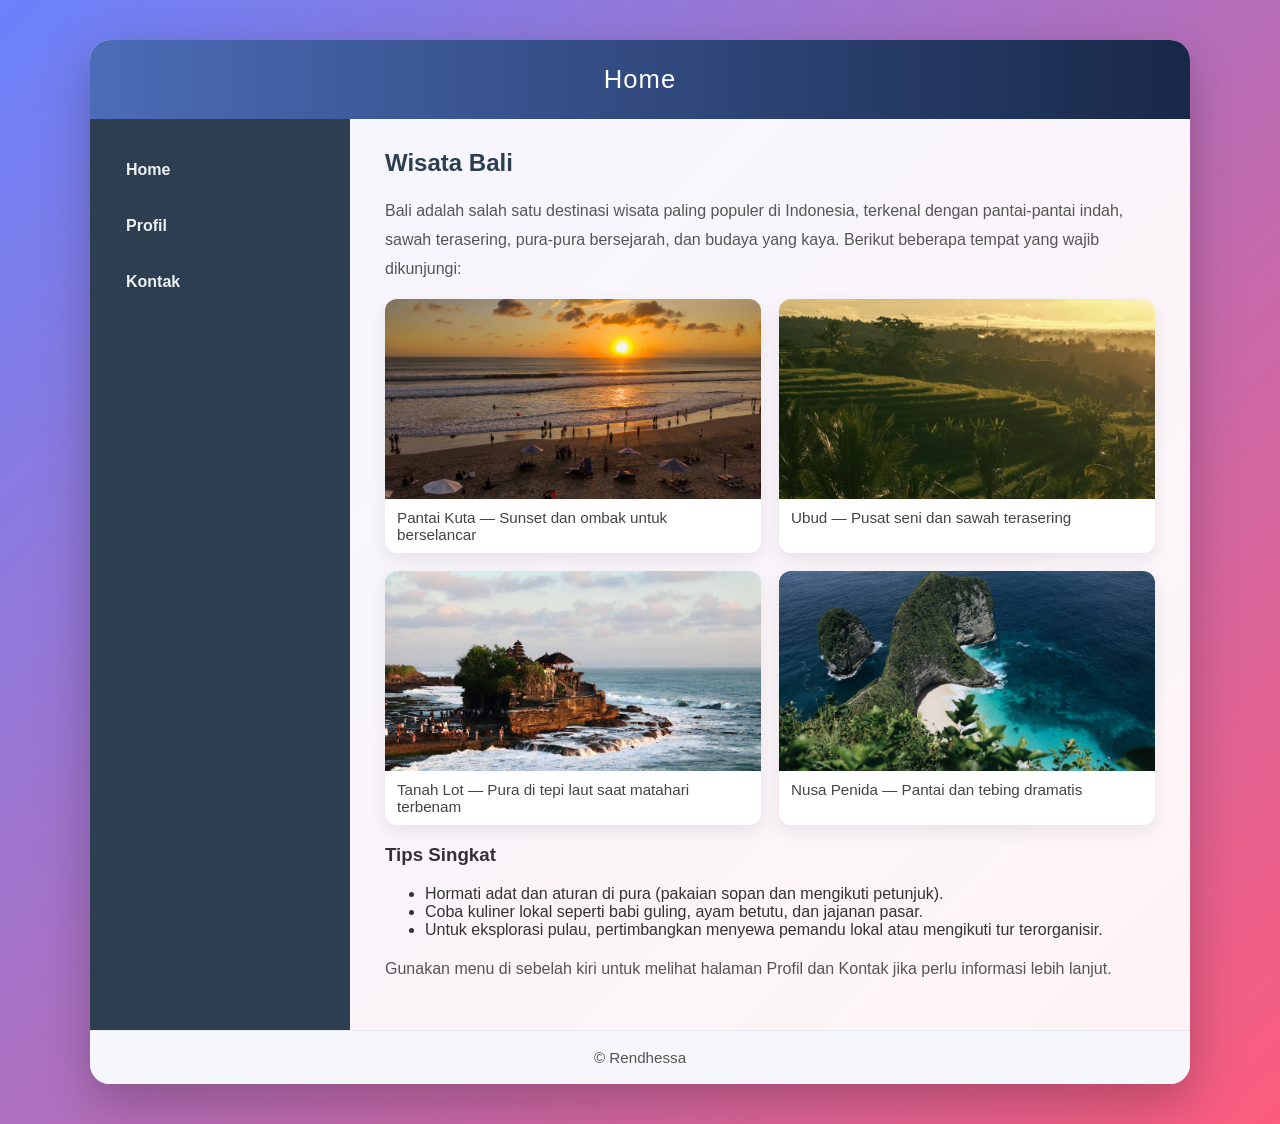
<file: index.html>
<!DOCTYPE html>
<html>
<head>
    <meta charset="UTF-8">
    <title>Home - Contoh Div dengan Sidebar Navigasi</title>
    <link rel="stylesheet" href="style.css">
</head>
<body>
    <div class="page">
        <div class="header">Home</div>
        <div class="main">
            <div class="sidebar">
                <nav>
                    <a href="index.html#home">Home</a>
                    <a href="profil.html">Profil</a>
                    <a href="kontak.html">Kontak</a>
                </nav>
            </div>
            <div class="content">
                <h2 id="home">Wisata Bali</h2>
                <p>Bali adalah salah satu destinasi wisata paling populer di Indonesia, terkenal dengan pantai-pantai indah, sawah terasering, pura-pura bersejarah, dan budaya yang kaya. Berikut beberapa tempat yang wajib dikunjungi:</p>

                <div class="gallery">
                    <figure>
                        <img src="kuta.jpg" alt="Pantai Kuta" />
                        <figcaption>Pantai Kuta — Sunset dan ombak untuk berselancar</figcaption>
                    </figure>
                    <figure>
                        <img src="ubud.jpg" alt="Ubud dan sawah terasering" />
                        <figcaption>Ubud — Pusat seni dan sawah terasering</figcaption>
                    </figure>
                    <figure>
                        <img src="tanahlot.jpg" alt="Pura Tanah Lot" />
                        <figcaption>Tanah Lot — Pura di tepi laut saat matahari terbenam</figcaption>
                    </figure>
                    <figure>
                        <img src="nusapenida.jpg" alt="Nusa Penida" />
                        <figcaption>Nusa Penida — Pantai dan tebing dramatis</figcaption>
                    </figure>
                </div>

                <h3>Tips Singkat</h3>
                <ul>
                    <li>Hormati adat dan aturan di pura (pakaian sopan dan mengikuti petunjuk).</li>
                    <li>Coba kuliner lokal seperti babi guling, ayam betutu, dan jajanan pasar.</li>
                    <li>Untuk eksplorasi pulau, pertimbangkan menyewa pemandu lokal atau mengikuti tur terorganisir.</li>
                </ul>

                <p>Gunakan menu di sebelah kiri untuk melihat halaman Profil dan Kontak jika perlu informasi lebih lanjut.</p>
            </div>
        </div>
        <div class="footer">© Rendhessa</div>
    </div>
</body>
</html>
</file>
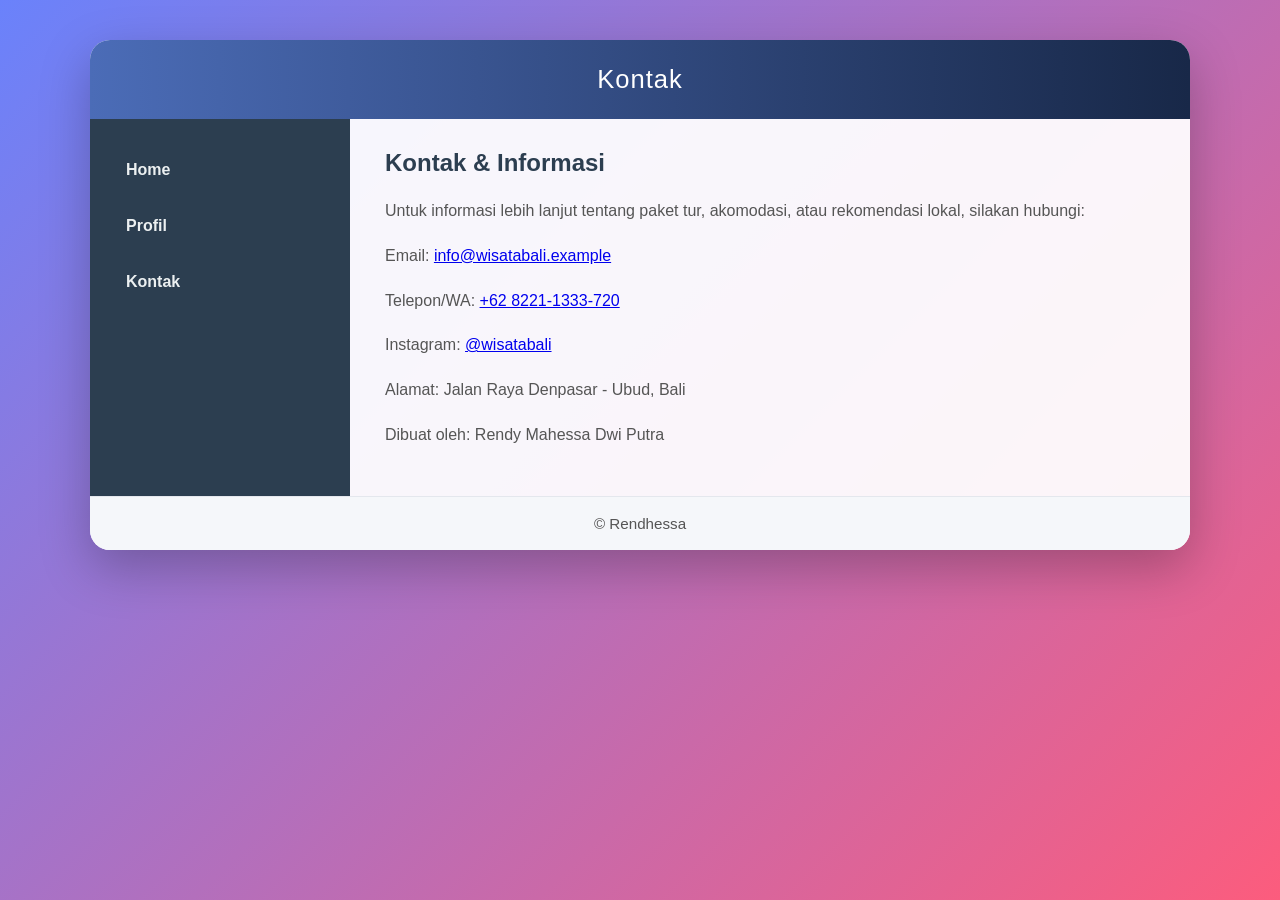
<file: kontak.html>
<!DOCTYPE html>
<html>
<head>
    <meta charset="UTF-8">
    <title>Kontak - Wisata Bali</title>
    <link rel="stylesheet" href="style.css">
</head>
<body>
    <div class="page">
        <div class="header">Kontak</div>
        <div class="main">
            <div class="sidebar">
                <nav>
                    <a href="index.html#home">Home</a>
                    <a href="profil.html">Profil</a>
                    <a href="kontak.html">Kontak</a>
                </nav>
            </div>
            <div class="content">
                <h2>Kontak & Informasi</h2>
                <p>Untuk informasi lebih lanjut tentang paket tur, akomodasi, atau rekomendasi lokal, silakan hubungi:</p>
                <p>Email: <a href="mailto:info@wisatabali.example">info@wisatabali.example</a></p>
                <p>Telepon/WA: <a href="tel:+628211333720">+62 8221-1333-720</a></p>
                <p>Instagram: <a href="https://instagram.com/wisatabali" target="_blank">@wisatabali</a></p>
                <p>Alamat: Jalan Raya Denpasar - Ubud, Bali</p>
                <p>Dibuat oleh: Rendy Mahessa Dwi Putra</p>
            </div>
        </div>
        <div class="footer">© Rendhessa</div>
    </div>
</body>
</html>
</file>
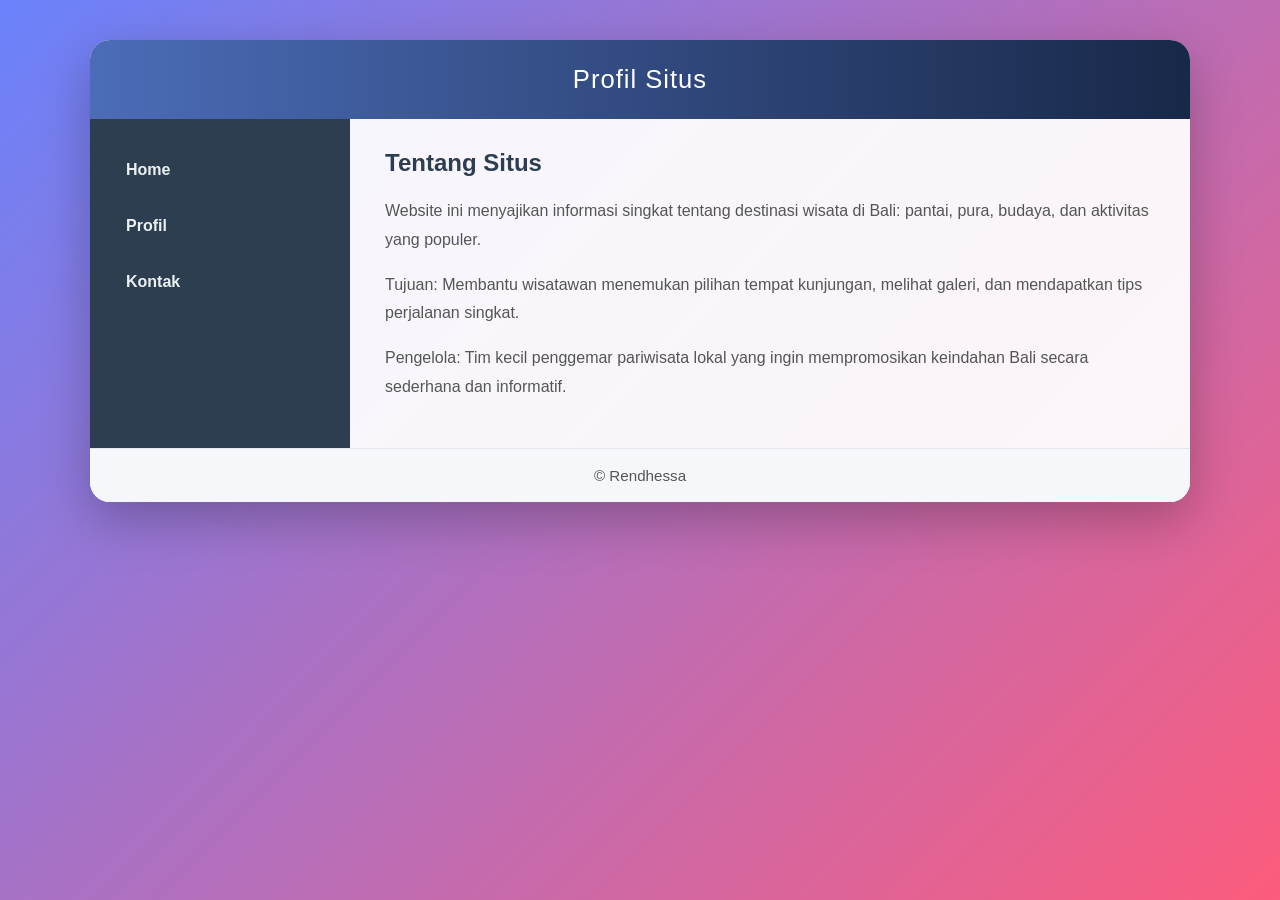
<file: profil.html>
<!DOCTYPE html>
<html>
<head>
    <meta charset="UTF-8">
    <title>Profil - Wisata Bali</title>
    <link rel="stylesheet" href="style.css">
</head>
<body>
    <div class="page">
        <div class="header">Profil Situs</div>
        <div class="main">
            <div class="sidebar">
                <nav>
                    <a href="index.html#home">Home</a>
                    <a href="profil.html">Profil</a>
                    <a href="kontak.html">Kontak</a>
                </nav>
            </div>
            <div class="content">
                <h2>Tentang Situs</h2>
                <p>Website ini menyajikan informasi singkat tentang destinasi wisata di Bali: pantai, pura, budaya, dan aktivitas yang populer.</p>
                <p>Tujuan: Membantu wisatawan menemukan pilihan tempat kunjungan, melihat galeri, dan mendapatkan tips perjalanan singkat.</p>
                <p>Pengelola: Tim kecil penggemar pariwisata lokal yang ingin mempromosikan keindahan Bali secara sederhana dan informatif.</p>
            </div>
        </div>
        <div class="footer">© Rendhessa</div>
    </div>
</body>
</html>
</file>
<file: style.css>
/* style.css - extracted from Pertemuan14Contoh2b */
html, body {
    min-height: 100%;
}
body {
    margin: 0;
    font-family: 'Segoe UI', Tahoma, Geneva, Verdana, sans-serif;
    min-height: 100%;
    background: linear-gradient(135deg, #6a82fb 0%, #fc5c7d 100%);
    color: #333;
}
.page {
    max-width: 1100px;
    margin: 40px auto;
    background: #ffffffee;
    border-radius: 20px;
    overflow: hidden;
    box-shadow: 0 18px 50px rgba(0, 0, 0, 0.25);
}
.header {
    background: linear-gradient(90deg, #4b6cb7, #182848);
    color: white;
    padding: 25px 30px;
    text-align: center;
    font-size: 1.6em;
    letter-spacing: 1px;
}
.main {
    display: flex;
    flex-wrap: wrap;
}
.sidebar {
    width: 260px;
    min-width: 220px;
    background: #2c3e50;
    padding: 30px 20px;
    color: #f8f9fa;
    box-sizing: border-box;
}
.sidebar h2 {
    margin-top: 0;
    font-size: 1.4em;
    letter-spacing: 0.5px;
    margin-bottom: 20px;
}
.sidebar nav a {
    display: block;
    margin-bottom: 14px;
    padding: 12px 16px;
    border-radius: 12px;
    color: #ecf0f1;
    text-decoration: none;
    transition: background 0.25s ease, transform 0.25s ease;
    font-weight: 600;
}
.sidebar nav a:hover {
    background: rgba(236, 240, 241, 0.16);
    transform: translateX(4px);
}
.content {
    flex: 1;
    padding: 30px 35px;
    box-sizing: border-box;
    min-width: 360px;
}
.content h2 {
    margin-top: 0;
    color: #2c3e50;
}
.content p {
    line-height: 1.8;
    color: #555;
}
.footer {
    background: #f5f7fa;
    color: #555;
    padding: 18px 30px;
    text-align: center;
    border-top: 1px solid #e4e7ed;
    font-size: 0.95em;
}
@media (max-width: 860px) {
    .main {
        flex-direction: column;
    }
    .sidebar {
        width: 100%;
    }
}

/* Gallery images: make all images uniform and responsive */
.gallery {
    display: flex;
    flex-wrap: wrap;
    gap: 18px;
    margin-top: 16px;
}
.gallery figure {
    flex: 1 1 calc(50% - 18px);
    margin: 0;
    background: #fff;
    border-radius: 12px;
    overflow: hidden;
    box-shadow: 0 6px 18px rgba(0, 0, 0, 0.08);
}
.gallery img {
    display: block;
    width: 100%;
    height: 200px;
    object-fit: cover;
}
.gallery figcaption {
    padding: 10px 12px;
    font-size: 0.95em;
    color: #444;
}

@media (max-width: 600px) {
    .gallery figure {
        flex-basis: 100%;
    }
    .gallery img {
        height: 160px;
    }
}
</file>
